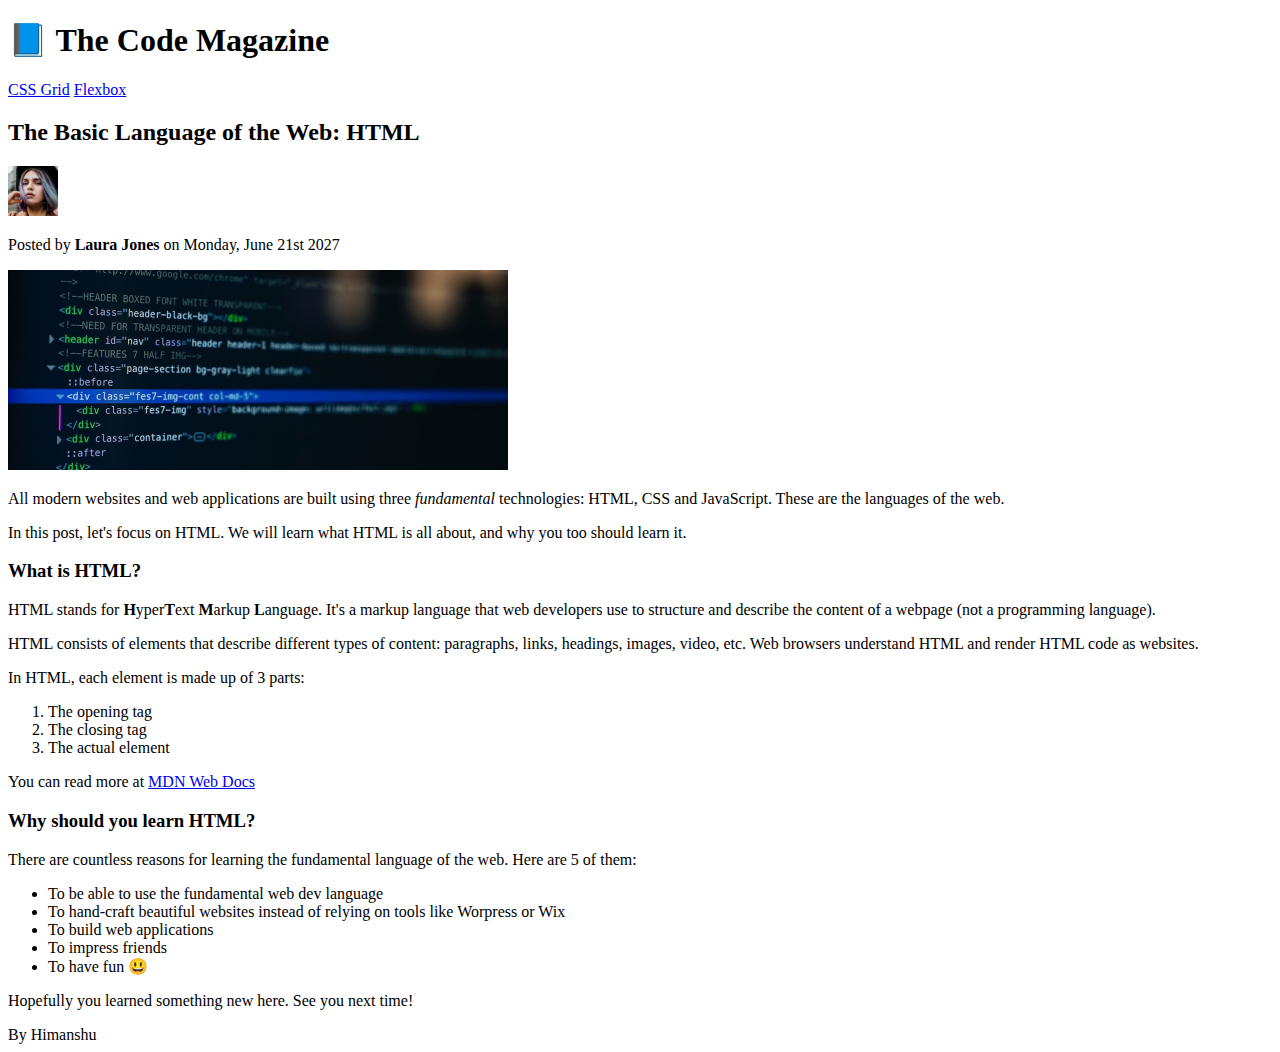
<file: 02-HTML-Fundamentals/index.html>
<!DOCTYPE html>
<html lang="en">
  <head>
    <meta charset="UTF-8" />
    <title>Web</title>
  </head>
  <body>
    <header>
      <h1>📘 The Code Magazine</h1>

      <nav>
        <a href="#">CSS Grid</a>
        <a href="#">Flexbox</a>
      </nav>
    </header>

    <article>
      <h2>The Basic Language of the Web: HTML</h2>

      <img
        src="laura-jones.jpg"
        alt="Author of the article."
        width="50"
        height="50"
      />

      <p>Posted by <strong>Laura Jones</strong> on Monday, June 21st 2027</p>

      <img
        src="post-img.jpg"
        alt="HTML code on the screen."
        width="500"
        height="200"
      />

      <p>
        All modern websites and web applications are built using three
        <em>fundamental</em>
        technologies: HTML, CSS and JavaScript. These are the languages of the
        web.
      </p>
      <p>
        In this post, let's focus on HTML. We will learn what HTML is all about,
        and why you too should learn it.
      </p>

      <h3>What is HTML?</h3>
      <p>
        HTML stands for <strong>H</strong>yper<strong>T</strong>ext
        <strong>M</strong>arkup <strong>L</strong>anguage. It's a markup
        language that web developers use to structure and describe the content
        of a webpage (not a programming language).
      </p>
      <p>
        HTML consists of elements that describe different types of content:
        paragraphs, links, headings, images, video, etc. Web browsers understand
        HTML and render HTML code as websites.
      </p>
      <p>In HTML, each element is made up of 3 parts:</p>
      <ol>
        <li>The opening tag</li>
        <li>The closing tag</li>
        <li>The actual element</li>
      </ol>

      <p>
        You can read more at
        <a href="https://developer.mozilla.org/en-US/" target="_blank"
          >MDN Web Docs</a
        >
      </p>

      <h3>Why should you learn HTML?</h3>
      <p>
        There are countless reasons for learning the fundamental language of the
        web. Here are 5 of them:
      </p>

      <ul>
        <li>To be able to use the fundamental web dev language</li>
        <li>
          To hand-craft beautiful websites instead of relying on tools like
          Worpress or Wix
        </li>
        <li>To build web applications</li>
        <li>To impress friends</li>
        <li>To have fun 😃</li>
      </ul>
      <p>Hopefully you learned something new here. See you next time!</p>
    </article>
    <footer>By Himanshu</footer>
  </body>
</html>
</file>
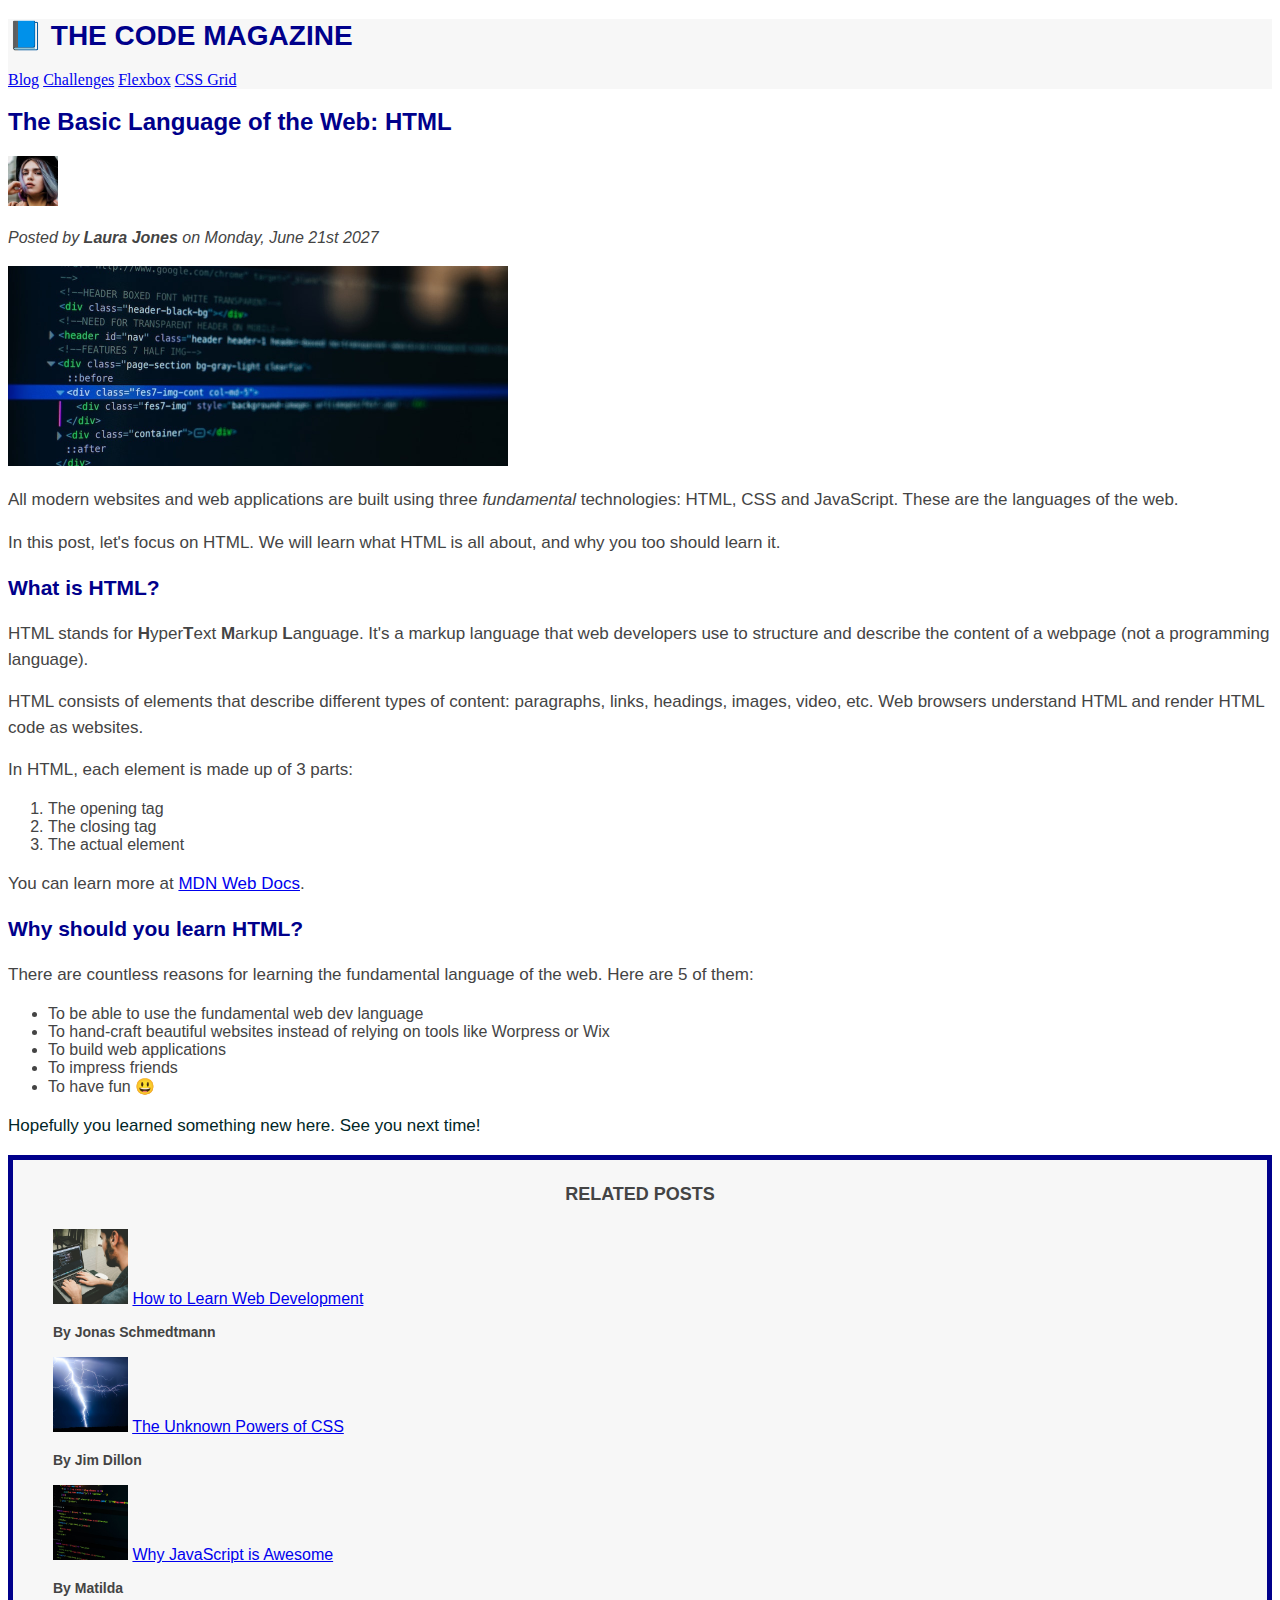
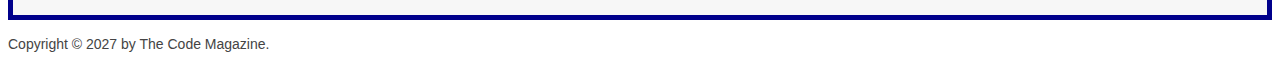
<file: 03-CSS-Fundamentals/index.html>
<!DOCTYPE html>
<html lang="en">

<head>
  <meta charset="UTF-8" />
  <title>The Basic Language of the Web: HTML</title>
  <link href="style.css" rel="stylesheet" />
</head>

<body>

  <header class="main-header">
    <h1>📘 The Code Magazine</h1>

    <nav>
      <a href="blog.html">Blog</a>
      <a href="#">Challenges</a>
      <a href="#">Flexbox</a>
      <a href="#">CSS Grid</a>
    </nav>
  </header>

  <article>
    <header>
      <h2>The Basic Language of the Web: HTML</h2>

      <img src="img/laura-jones.jpg" alt="Headshot of Laura Jones" height="50" width="50" />

      <p id="author"> Posted by <strong> Laura Jones </strong> on Monday, June 21st 2027</p>

      <img src="img/post-img.jpg" alt="HTML code on a screen" width="500" height="200" />
    </header>

    <p>
      All modern websites and web applications are built using three
      <em>fundamental</em>
      technologies: HTML, CSS and JavaScript. These are the languages of the
      web.
    </p>

    <p>
      In this post, let's focus on HTML. We will learn what HTML is all about,
      and why you too should learn it.
    </p>

    <h3>What is HTML?</h3>
    <p>
      HTML stands for <strong>H</strong>yper<strong>T</strong>ext
      <strong>M</strong>arkup <strong>L</strong>anguage. It's a markup
      language that web developers use to structure and describe the content
      of a webpage (not a programming language).
    </p>
    <p>
      HTML consists of elements that describe different types of content:
      paragraphs, links, headings, images, video, etc. Web browsers understand
      HTML and render HTML code as websites.
    </p>
    <p>In HTML, each element is made up of 3 parts:</p>

    <ol>
      <li>The opening tag</li>
      <li>The closing tag</li>
      <li>The actual element</li>
    </ol>

    <p>
      You can learn more at
      <a href="https://developer.mozilla.org/en-US/docs/Web/HTML" target="_blank">MDN Web Docs</a>.
    </p>

    <h3>Why should you learn HTML?</h3>

    <p>
      There are countless reasons for learning the fundamental language of the
      web. Here are 5 of them:
    </p>

    <ul>
      <li>To be able to use the fundamental web dev language</li>
      <li>
        To hand-craft beautiful websites instead of relying on tools like
        Worpress or Wix
      </li>
      <li>To build web applications</li>
      <li>To impress friends</li>
      <li>To have fun 😃</li>
    </ul>

    <p>Hopefully you learned something new here. See you next time!</p>
  </article>

  <aside>
    <h4>Related posts</h4>

    <ul class="related">
      <li>
        <img src="img/related-1.jpg" alt="Person programming" width="75" width="75" />
        <a href="#">How to Learn Web Development</a>
        <p class="related-author">By Jonas Schmedtmann</p>
      </li>
      <li>
        <img src="img/related-2.jpg" alt="Lightning" width="75" heigth="75" />
        <a href="#">The Unknown Powers of CSS</a>
        <p class="related-author">By Jim Dillon</p>
      </li>
      <li>
        <img src="img/related-3.jpg" alt="JavaScript code on a screen" width="75" height="75" />
        <a href="#">Why JavaScript is Awesome</a>
        <p class="related-author">By Matilda</p>
      </li>
    </ul>
  </aside>

  <footer>
    <p id="copyright">Copyright &copy; 2027 by The Code Magazine.</p>
  </footer>
</body>

</html>
</file>
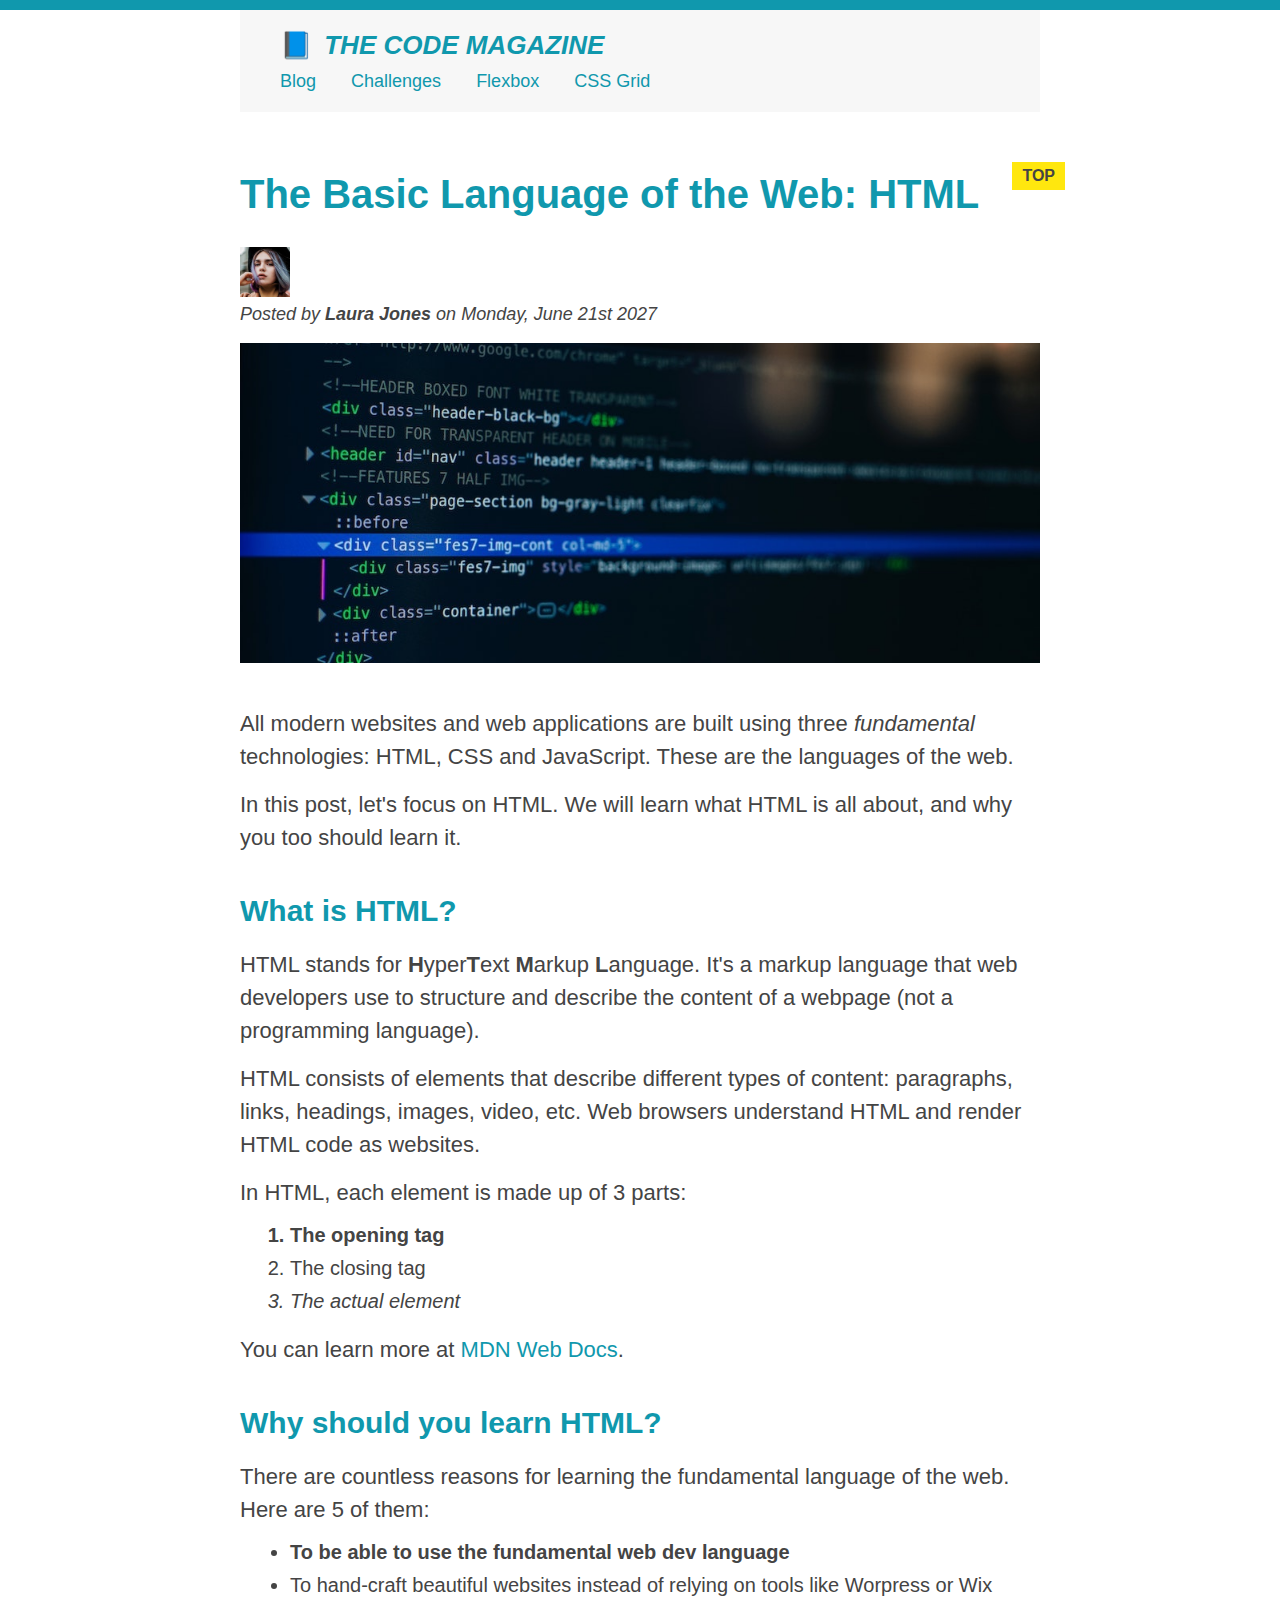
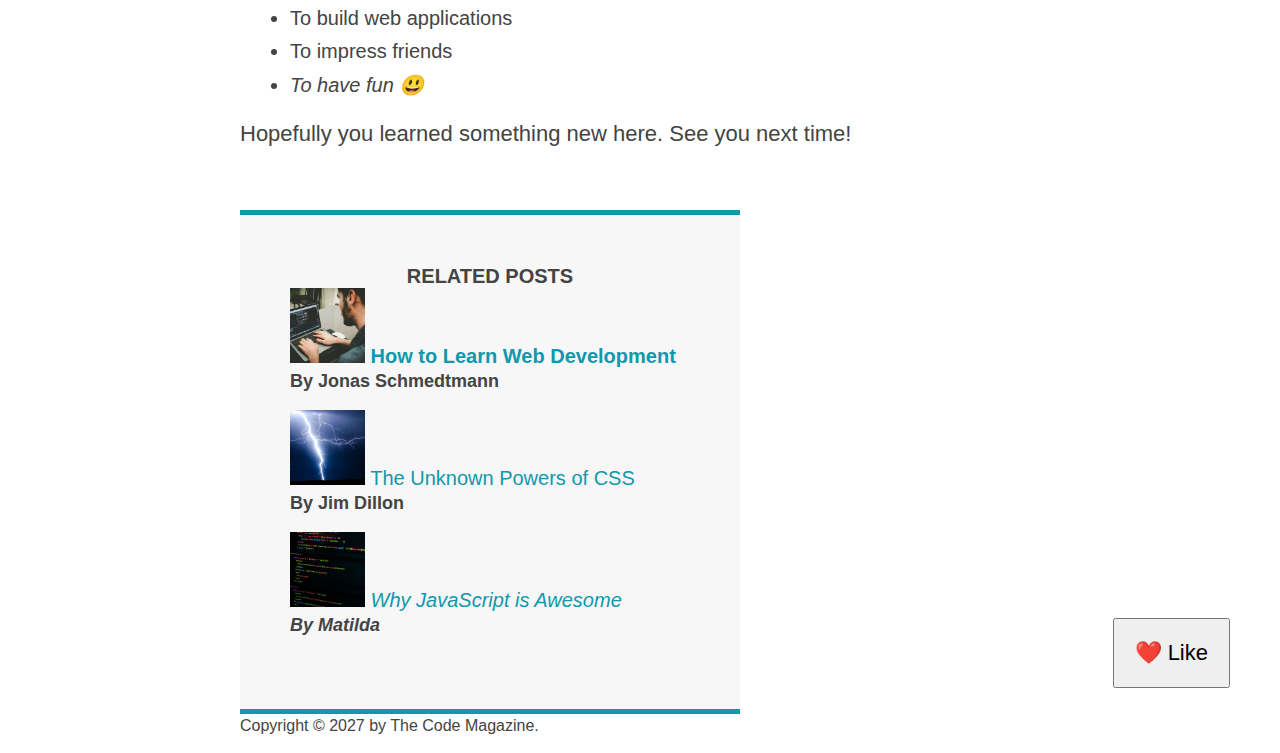
<file: 04-CSS-Layouts/index.html>
<!DOCTYPE html>
<html lang="en">
  <head>
    <meta charset="UTF-8" />
    <link href="style.css" rel="stylesheet" />

    <title>The Basic Language of the Web: HTML</title>
  </head>

  <body>
    <!--
    <h1>The Basic Language of the Web: HTML</h1>
    <h2>The Basic Language of the Web: HTML</h2>
    <h3>The Basic Language of the Web: HTML</h3>
    <h4>The Basic Language of the Web: HTML</h4>
    <h5>The Basic Language of the Web: HTML</h5>
    <h6>The Basic Language of the Web: HTML</h6>
    -->

    <div class="container">
      <header class="main-header">
        <h1>📘 The Code Magazine</h1>

        <nav>
          <!-- <strong>This is the navigation</strong> -->
          <a href="blog.html">Blog</a>
          <a href="#">Challenges</a>
          <a href="#">Flexbox</a>
          <a href="#">CSS Grid</a>
        </nav>
      </header>

      <article>
        <header class="post-header">
          <h2>The Basic Language of the Web: HTML</h2>

          <img
            src="img/laura-jones.jpg"
            alt="Headshot of Laura Jones"
            height="50"
            width="50"
          />

          <p id="author">
            Posted by <strong>Laura Jones</strong> on Monday, June 21st 2027
          </p>

          <img
            src="img/post-img.jpg"
            alt="HTML code on a screen"
            width="500"
            height="200"
            class="post-img"
          />
          <button>❤️ Like</button>
        </header>

        <p>
          All modern websites and web applications are built using three
          <em>fundamental</em>
          technologies: HTML, CSS and JavaScript. These are the languages of the
          web.
        </p>

        <p>
          In this post, let's focus on HTML. We will learn what HTML is all
          about, and why you too should learn it.
        </p>

        <h3>What is HTML?</h3>
        <p>
          HTML stands for <strong>H</strong>yper<strong>T</strong>ext
          <strong>M</strong>arkup <strong>L</strong>anguage. It's a markup
          language that web developers use to structure and describe the content
          of a webpage (not a programming language).
        </p>
        <p>
          HTML consists of elements that describe different types of content:
          paragraphs, links, headings, images, video, etc. Web browsers
          understand HTML and render HTML code as websites.
        </p>
        <p>In HTML, each element is made up of 3 parts:</p>

        <ol>
          <li class="first-li">The opening tag</li>
          <li>The closing tag</li>
          <li>The actual element</li>
        </ol>

        <p>
          You can learn more at
          <a
            href="https://developer.mozilla.org/en-US/docs/Web/HTML"
            target="_blank"
            >MDN Web Docs</a
          >.
        </p>

        <h3>Why should you learn HTML?</h3>

        <p>
          There are countless reasons for learning the fundamental language of
          the web. Here are 5 of them:
        </p>

        <ul>
          <li class="first-li">
            To be able to use the fundamental web dev language
          </li>
          <li>
            To hand-craft beautiful websites instead of relying on tools like
            Worpress or Wix
          </li>
          <li>To build web applications</li>
          <li>To impress friends</li>
          <li>To have fun 😃</li>
        </ul>

        <p>Hopefully you learned something new here. See you next time!</p>
      </article>

      <aside>
        <h4>Related posts</h4>

        <ul class="related">
          <li>
            <img
              src="img/related-1.jpg"
              alt="Person programming"
              width="75"
              height="75"
            />
            <a href="#">How to Learn Web Development</a>
            <p class="related-author">By Jonas Schmedtmann</p>
          </li>
          <li>
            <img
              src="img/related-2.jpg"
              alt="Lightning"
              width="75"
              height="75"
            />
            <a href="#">The Unknown Powers of CSS</a>
            <p class="related-author">By Jim Dillon</p>
          </li>
          <li>
            <img
              src="img/related-3.jpg"
              alt="JavaScript code on a screen"
              width="75"
              height="75"
            />
            <a href="#">Why JavaScript is Awesome</a>
            <p class="related-author">By Matilda</p>
          </li>
        </ul>
      </aside>

      <footer>
        <p id="copyright" class="copyright text">
          Copyright &copy; 2027 by The Code Magazine.
        </p>
      </footer>
    </div>
  </body>
</html>
</file>
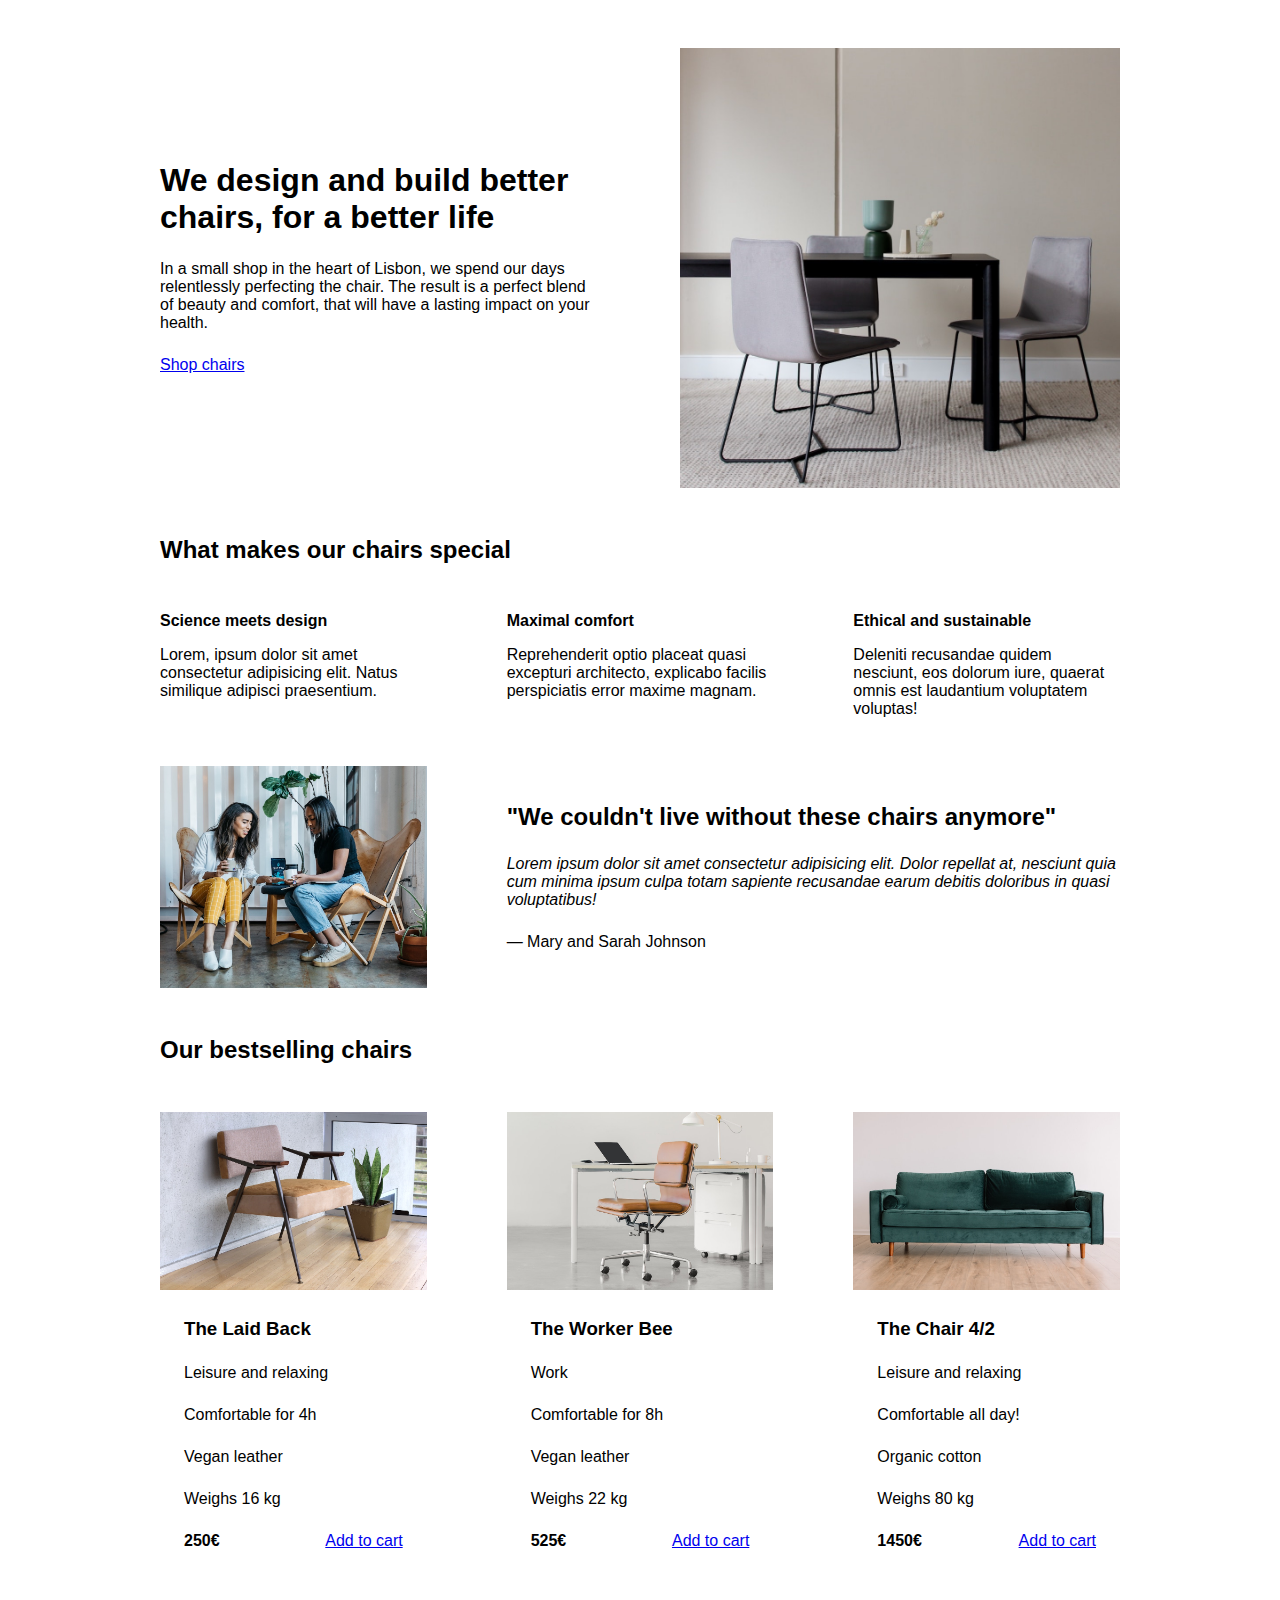
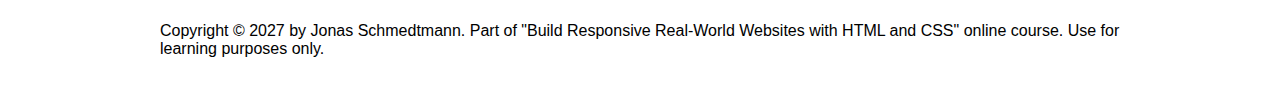
<file: 05-Design/index.html>
<!DOCTYPE html>
<html lang="en">
  <head>
    <meta charset="UTF-8" />
    <meta http-equiv="X-UA-Compatible" content="IE=edge" />
    <meta name="viewport" content="width=device-width, initial-scale=1.0" />

    <link rel="stylesheet" href="style.css" />
    <title>Lisbon Chair Shop</title>
  </head>
  <body>
    <div class="container">
      <header>
        <div class="header-text-box">
          <h1>We design and build better chairs, for a better life</h1>
          <p class="header-text">
            In a small shop in the heart of Lisbon, we spend our days
            relentlessly perfecting the chair. The result is a perfect blend of
            beauty and comfort, that will have a lasting impact on your health.
          </p>
          <a class="btn btn--big" href="#">Shop chairs</a>
        </div>
        <img src="hero.jpg" alt="Photo" />
      </header>

      <section>
        <h2>What makes our chairs special</h2>
        <div class="grid-3-cols">
          <div>
            <p class="features-title"><strong>Science meets design</strong></p>
            <p class="features-text">
              Lorem, ipsum dolor sit amet consectetur adipisicing elit. Natus
              similique adipisci praesentium.
            </p>
          </div>

          <div>
            <p class="features-title">
              <strong>Maximal comfort</strong>
            </p>
            <p class="features-text">
              Reprehenderit optio placeat quasi excepturi architecto, explicabo
              facilis perspiciatis error maxime magnam.
            </p>
          </div>

          <div>
            <p class="features-title">
              <strong>Ethical and sustainable</strong>
            </p>
            <p class="features-text">
              Deleniti recusandae quidem nesciunt, eos dolorum iure, quaerat
              omnis est laudantium voluptatem voluptas!
            </p>
          </div>
        </div>
      </section>

      <section class="testimonial-section">
        <div class="grid-3-cols">
          <img src="customers.jpg" alt="People sitting on chairs" />
          <div class="testimonial-box">
            <h2>"We couldn't live without these chairs anymore"</h2>
            <blockquote class="testimonial-text">
              Lorem ipsum dolor sit amet consectetur adipisicing elit. Dolor
              repellat at, nesciunt quia cum minima ipsum culpa totam sapiente
              recusandae earum debitis doloribus in quasi voluptatibus!
            </blockquote>
            <p class="testimonial-author">&mdash; Mary and Sarah Johnson</p>
          </div>
        </div>
      </section>

      <section>
        <h2>Our bestselling chairs</h2>
        <div class="grid-3-cols">
          <figure class="chair">
            <img src="chair-1.jpg" alt="Chair" />
            <div class="chair-box">
              <h3>The Laid Back</h3>
              <ul class="chair-details">
                <li>
                  <!-- Span is a generic INLINE text element, it doesn't have any meaning. It's like a div element, but inline -->
                  <span>Leisure and relaxing</span>
                </li>
                <li>
                  <span>Comfortable for 4h</span>
                </li>
                <li>
                  <span>Vegan leather</span>
                </li>
                <li>
                  <span>Weighs 16 kg</span>
                </li>
              </ul>
              <div class="chair-price">
                <strong>250€</strong>
                <a href="#" class="btn btn--small">Add to cart</a>
              </div>
            </div>
          </figure>

          <figure class="chair">
            <img src="chair-2.jpg" alt="Chair" />
            <div class="chair-box">
              <h3>The Worker Bee</h3>
              <ul class="chair-details">
                <li>
                  <span>Work</span>
                </li>
                <li>
                  <span>Comfortable for 8h</span>
                </li>
                <li>
                  <span>Vegan leather</span>
                </li>
                <li>
                  <span>Weighs 22 kg</span>
                </li>
              </ul>
              <div class="chair-price">
                <strong>525€</strong>
                <a href="#" class="btn btn--small">Add to cart</a>
              </div>
            </div>
          </figure>

          <figure class="chair">
            <img src="chair-3.jpg" alt="Chair" />
            <div class="chair-box">
              <h3>The Chair 4/2</h3>
              <ul class="chair-details">
                <li>
                  <span>Leisure and relaxing</span>
                </li>
                <li>
                  <span>Comfortable all day!</span>
                </li>
                <li>
                  <span>Organic cotton</span>
                </li>
                <li>
                  <span>Weighs 80 kg</span>
                </li>
              </ul>
              <div class="chair-price">
                <strong>1450€</strong>
                <a href="#" class="btn btn--small">Add to cart</a>
              </div>
            </div>
          </figure>
        </div>
      </section>

      <footer>
        Copyright &copy; 2027 by Jonas Schmedtmann. Part of "Build Responsive
        Real-World Websites with HTML and CSS" online course. Use for learning
        purposes only.
      </footer>
    </div>
  </body>
</html>
</file>
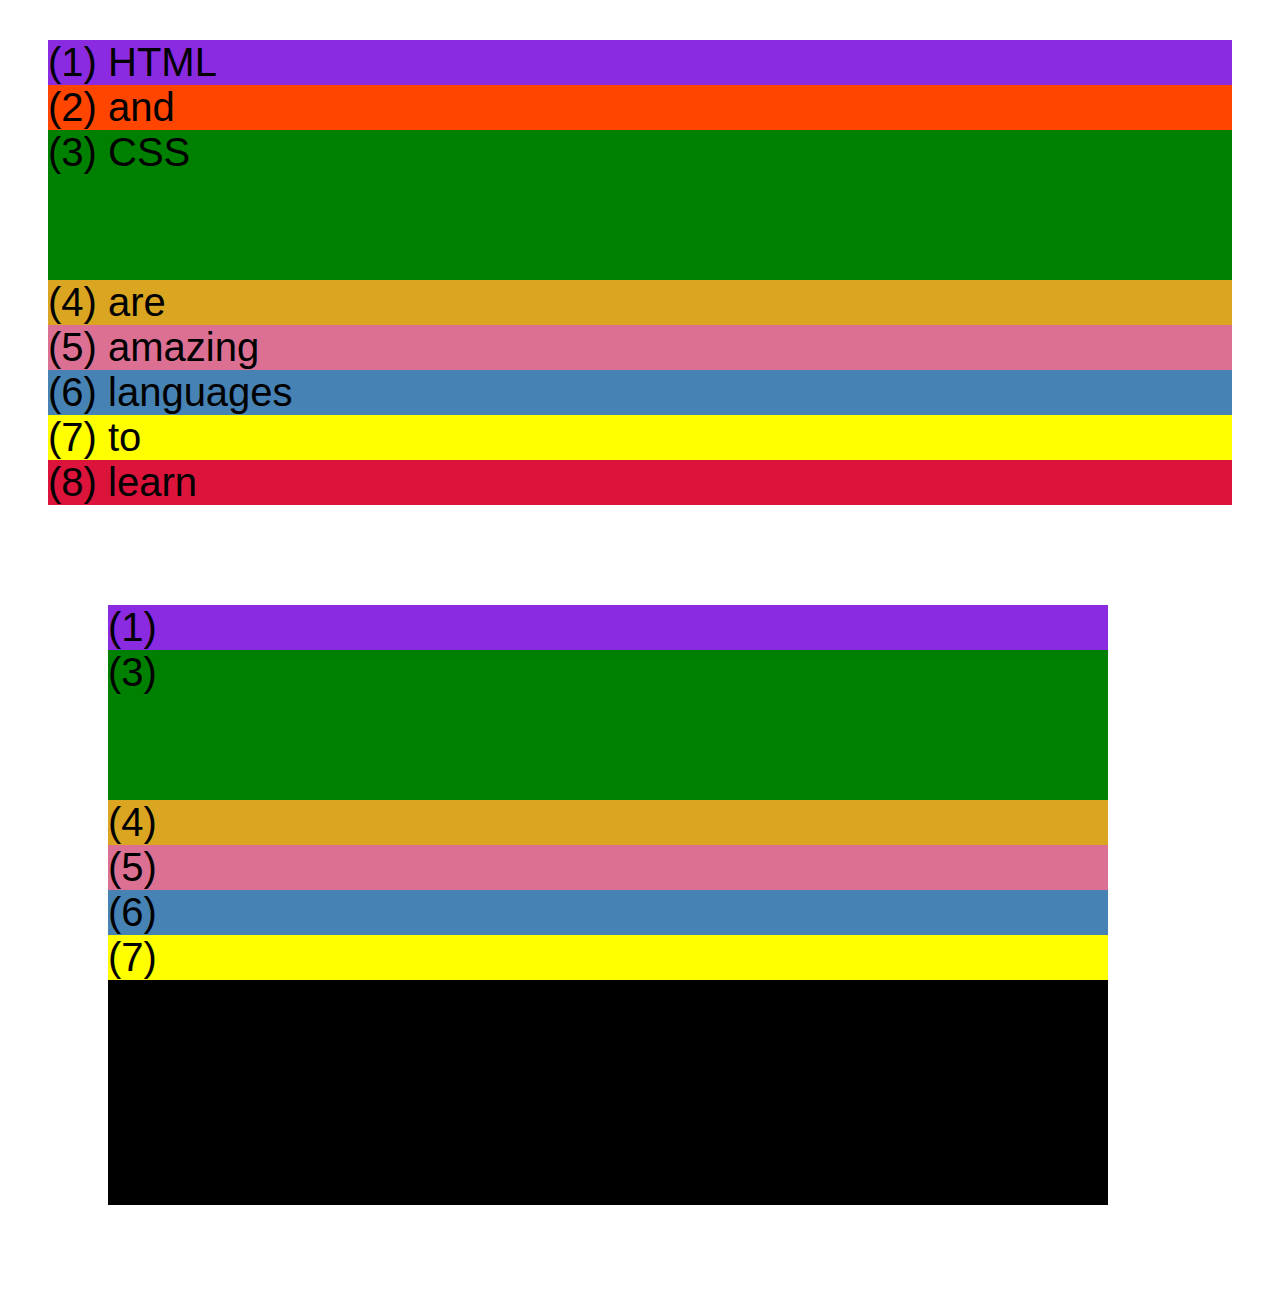
<file: 04-CSS-Layouts/css-grid.html>
<!DOCTYPE html>
<html lang="en">
  <head>
    <meta charset="UTF-8" />
    <meta http-equiv="X-UA-Compatible" content="IE=edge" />
    <meta name="viewport" content="width=device-width, initial-scale=1.0" />
    <title>CSS Grid</title>
    <style>
      .el--1 {
        background-color: blueviolet;
      }
      .el--2 {
        background-color: orangered;
      }
      .el--3 {
        background-color: green;
        height: 150px;
      }
      .el--4 {
        background-color: goldenrod;
      }
      .el--5 {
        background-color: palevioletred;
      }
      .el--6 {
        background-color: steelblue;
      }
      .el--7 {
        background-color: yellow;
      }
      .el--8 {
        background-color: crimson;
      }

      .container--1 {
        /* STARTER */
        font-family: sans-serif;
        background-color: #ddd;
        font-size: 40px;
        margin: 40px;

        /* CSS GRID */
      }

      .container--2 {
        /* STARTER */
        font-family: sans-serif;
        background-color: black;
        font-size: 40px;
        margin: 100px;

        width: 1000px;
        height: 600px;

        /* CSS GRID */
      }
    </style>
  </head>
  <body>
    <div class="container--1">
      <div class="el el--1">(1) HTML</div>
      <div class="el el--2">(2) and</div>
      <div class="el el--3">(3) CSS</div>
      <div class="el el--4">(4) are</div>
      <div class="el el--5">(5) amazing</div>
      <div class="el el--6">(6) languages</div>
      <div class="el el--7">(7) to</div>
      <div class="el el--8">(8) learn</div>
    </div>

    <div class="container--2">
      <div class="el el--1">(1)</div>
      <div class="el el--3">(3)</div>
      <div class="el el--4">(4)</div>
      <div class="el el--5">(5)</div>
      <div class="el el--6">(6)</div>
      <div class="el el--7">(7)</div>
    </div>
  </body>
</html>
</file>
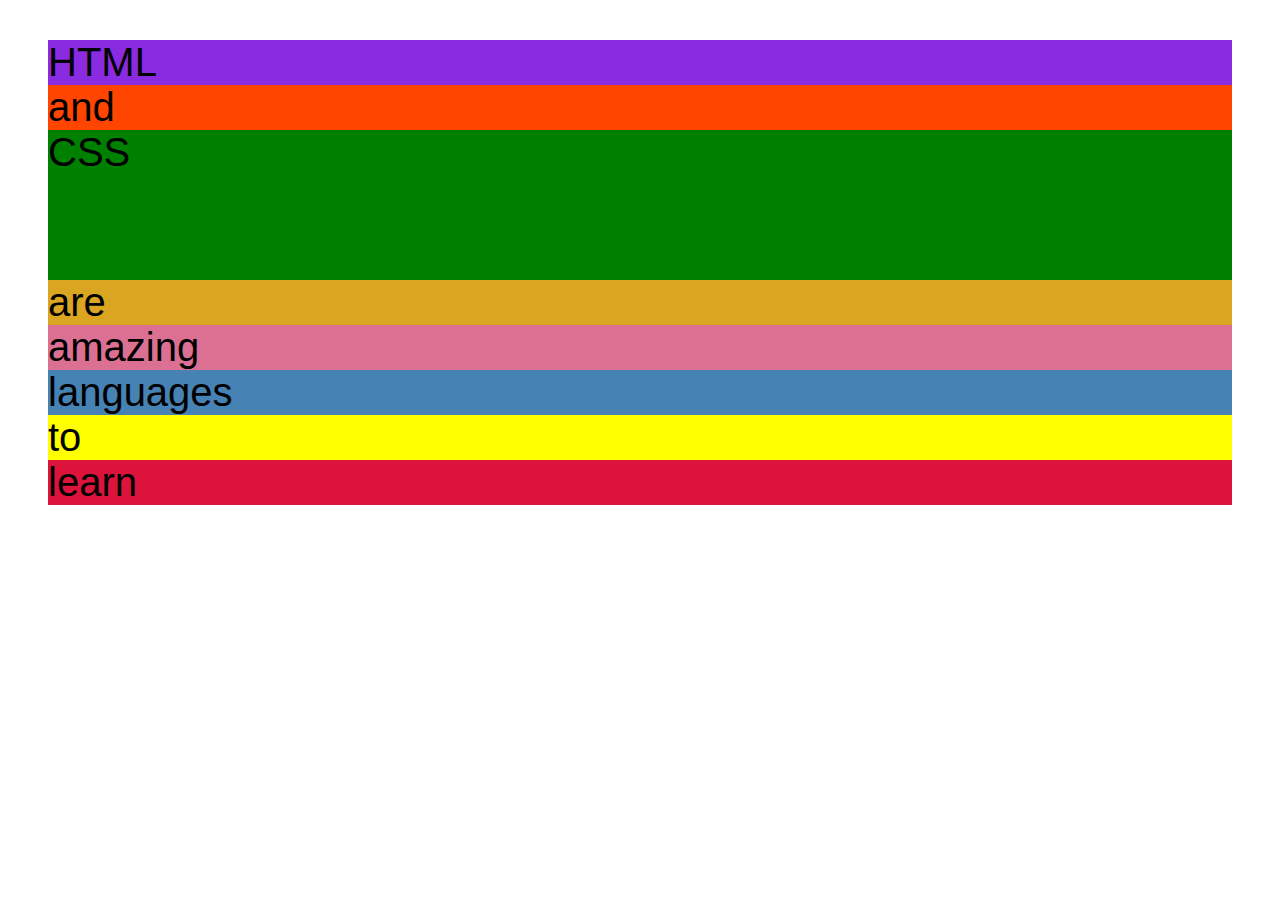
<file: 04-CSS-Layouts/flexbox.html>
<!DOCTYPE html>
<html lang="en">
  <head>
    <meta charset="UTF-8" />
    <meta http-equiv="X-UA-Compatible" content="IE=edge" />
    <meta name="viewport" content="width=device-width, initial-scale=1.0" />
    <title>Flexbox</title>
    <style>
      .el--1 {
        background-color: blueviolet;
      }
      .el--2 {
        background-color: orangered;
      }
      .el--3 {
        background-color: green;
        height: 150px;
      }
      .el--4 {
        background-color: goldenrod;
      }
      .el--5 {
        background-color: palevioletred;
      }
      .el--6 {
        background-color: steelblue;
      }
      .el--7 {
        background-color: yellow;
      }
      .el--8 {
        background-color: crimson;
      }

      .container {
        /* STARTER */
        font-family: sans-serif;
        background-color: #ddd;
        font-size: 40px;
        margin: 40px;

        /* FLEXBOX */
      }
    </style>
  </head>
  <body>
    <div class="container">
      <div class="el el--1">HTML</div>
      <div class="el el--2">and</div>
      <div class="el el--3">CSS</div>
      <div class="el el--4">are</div>
      <div class="el el--5">amazing</div>
      <div class="el el--6">languages</div>
      <div class="el el--7">to</div>
      <div class="el el--8">learn</div>
    </div>
  </body>
</html>
</file>
<file: 03-CSS-Fundamentals/style.css>
h1,
h2,
h3,
h4,
p,
li {
  font-family: sans-serif;
  color: #444;
}

h1,
h2,
h3 {
  color: darkblue;
}

h1 {
  font-size: 28px;
  text-transform: uppercase;
  font-style: normal;
}

h2 {
  font-size: 24px;
}

h3 {
  font-size: 21px;
}

h4 {
  font-size: 18px;
  text-transform: uppercase;
  text-align: center;
}

p {
  font-size: 17px;
  line-height: 1.5;
}

li {
  font-size: 16px;
}

/* footer p {
  font-size: 14px;
} */

/* article header p {
  font-style: italic;
  font-size: 16px;
} */

#author {
  font-style: italic;
  font-size: 16px;
}

#copyright {
  font-size: 14px;
}

.related-author {
  font-size: 14px;
  font-weight: bold;
}

.related {
  list-style: none;
}

.main-header {
  background-color: #f7f7f7;
}

aside {
  background-color: #f7f7f7;
  border: 5px solid darkblue;
}
/* we can use something like border-top, border-bottom */
/* 
li:first-child {
  font-weight: bold;
} */

/* we have last-child and nth-child(with number) */

article p:last-child {
  color: rgb(2, 39, 39);
}
</file>
<file: 04-CSS-Layouts/style.css>
* {
  /* border-top: 10px solid #1098ad; */
  margin: 0;
  padding: 0;
}

/* PAGE SECTIONS */
body {
  color: #444;
  font-family: sans-serif;

  border-top: 10px solid #1098ad;
  position: relative;
}

.container {
  width: 800px;
  /* margin-left: auto;
  margin-right: auto; */
  margin: 0 auto;
}

.main-header {
  background-color: #f7f7f7;
  /* padding: 20px;
  padding-left: 40px;
  padding-right: 40px; */
  padding: 20px 40px;
  margin-bottom: 60px;
  /* height: 80px; */
}

nav {
  font-size: 18px;
  /* text-align: center; */
}

article {
  margin-bottom: 60px;
}

.post-header {
  margin-bottom: 40px;
  /* position: relative; */
}

aside {
  background-color: #f7f7f7;
  border-top: 5px solid #1098ad;
  border-bottom: 5px solid #1098ad;
  /* padding-top: 50px;
  padding-bottom: 50px; */
  padding: 50px 0;
  width: 500px;
}

/* SMALLER ELEMENTS */
h1,
h2,
h3 {
  color: #1098ad;
}

h1 {
  font-size: 26px;
  text-transform: uppercase;
  font-style: italic;
}

h2 {
  font-size: 40px;
  margin-bottom: 30px;
}

h3 {
  font-size: 30px;
  margin-bottom: 20px;
  margin-top: 40px;
}

h4 {
  font-size: 20px;
  text-transform: uppercase;
  text-align: center;
}

p {
  font-size: 22px;
  line-height: 1.5;
  margin-bottom: 15px;
}

ul,
ol {
  margin-left: 50px;
  margin-bottom: 20px;
}

li {
  font-size: 20px;
  margin-bottom: 10px;
  /* display: inline; */
}

li:last-child {
  margin-bottom: 0;
}

/* footer p {
  font-size: 16px;
} */

/* article header p {
  font-style: italic;
} */

#author {
  font-style: italic;
  font-size: 18px;
}

#copyright {
  font-size: 16px;
}

.related-author {
  font-size: 18px;
  font-weight: bold;
}

/* ul {
  list-style: none;
} */

.related {
  list-style: none;
}

body {
  /* background-color: orangered; */
}

/* .first-li {
  font-weight: bold;
} */

li:first-child {
  font-weight: bold;
}

li:last-child {
  font-style: italic;
}

li:nth-child(even) {
  /* color: red; */
}

/* Misconception: this won't work! */
article p:first-child {
  color: red;
}

/* Styling links */
a:link {
  color: #1098ad;
  text-decoration: none;
}

a:visited {
  /* color: #777; */
  color: #1098ad;
}

a:hover {
  color: orangered;
  font-weight: bold;
  text-decoration: underline orangered;
}

a:active {
  background-color: black;
  font-style: italic;
}
/* LVHA */

.post-img {
  width: 100%;
  height: auto;
}

nav a:link {
  /* background-color: orangered;
  margin: 20px;
  padding: 20px;

  display: block; */

  margin-right: 30px;
  margin-top: 10px;
  display: inline-block;
}

nav a:link:last-child {
  margin-right: 0;
}

button {
  font-size: 22px;
  padding: 20px;
  cursor: pointer;

  position: absolute;
  /* top: 50px;
  left: 50px; */
  bottom: 50px;
  right: 50px;
}

h1::first-letter {
  font-style: normal;
  margin-right: 5px;
}

h3 + p::first-line {
  /* color: red; */
}

h2 {
  /* background-color: orange; */
  position: relative;
}

h2::before {
  content: "TOP";
  background-color: #ffe70e;
  color: #444;
  font-size: 16px;
  font-weight: bold;
  display: inline-block;
  padding: 5px 10px;
  position: absolute;
  top: -10px;
  right: -25px;
}

/* Resolving conflicts */
/* #copyright {
  color: red;
}

.copyright {
  color: blue;
}

.text {
  color: yellow;
}

footer p {
  color: green !important;
} */

/* nav a:link,
nav p {
  font-size: 18px;
} */
</file>
<file: 05-Design/style.css>
/*
SPACING SYSTEM (px)
2 / 4 / 8 / 12 / 16 / 24 / 32 / 48 / 64 / 80 / 96 / 128

FONT SIZE SYSTEM (px)
10 / 12 / 14 / 16 / 18 / 20 / 24 / 30 / 36 / 44 / 52 / 62 / 74 / 86 / 98
*/

* {
  margin: 0;
  padding: 0;
  box-sizing: border-box;
}

/* ------------------------ */
/* GENERAL STYLES */
/* ------------------------ */
body {
  font-family: sans-serif;
}

.container {
  width: 960px;
  margin: 0 auto;
}

header,
section {
  margin-bottom: 48px;
}

h2 {
  margin-bottom: 48px;
}

.grid-3-cols {
  display: grid;
  grid-template-columns: repeat(3, 1fr);
  column-gap: 80px;
}

/* ------------------------ */
/* COMPONENT STYLES */
/* ------------------------ */

/* HEADER */
header {
  display: grid;
  grid-template-columns: repeat(2, 1fr);
  column-gap: 80px;
  margin-top: 48px;
}

.header-text-box {
  align-self: center;
}

h1 {
  margin-bottom: 24px;
}

.header-text {
  margin-bottom: 24px;
}

img {
  width: 100%;
}

/* FEATURES */
.features-icon {
}

.features-title {
  margin-bottom: 16px;
}

.features-text {
}

/* TESTIMONIAL */
.testimonial-section {
}

.testimonial-box {
  grid-column: 2 / -1;
  align-self: center;
}

.testimonial-box h2 {
  margin-bottom: 24px;
}

.testimonial-text {
  font-style: italic;
  margin-bottom: 24px;
}

/* CHAIRS */
.chair-box {
  padding: 24px;
}

h3 {
  margin-bottom: 24px;
}

.chair-details {
  list-style: none;
  margin-bottom: 24px;
}

.chair-details li {
  display: flex;
  align-items: center;
  gap: 12px;
  margin-bottom: 24px;
}

.chair-details li:last-child {
  margin-bottom: 0;
}

.chair-icon {
}

.chair-price {
  display: flex;
  justify-content: space-between;
}

footer {
  margin-bottom: 48px;
}
</file>
